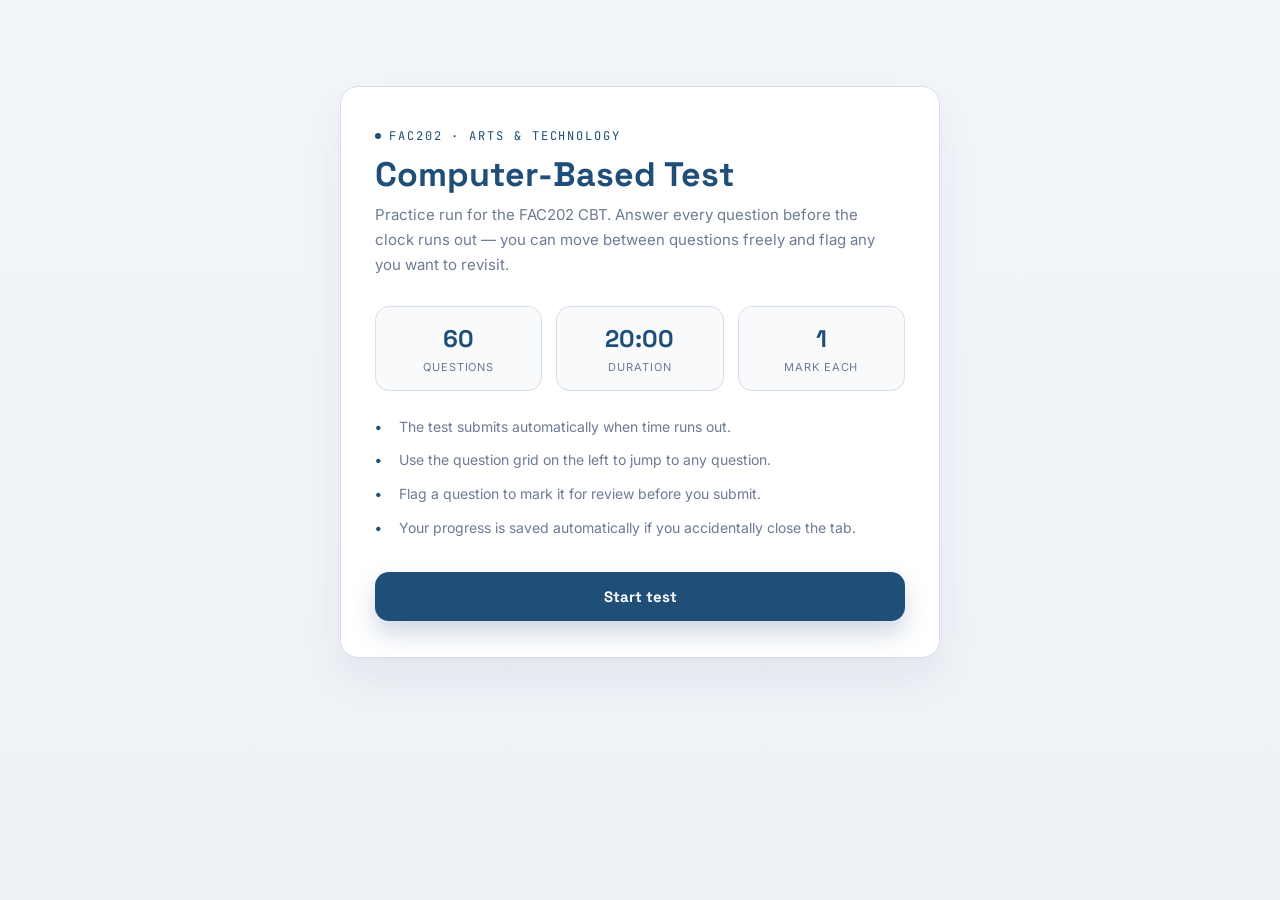
<file: fac.html>
<!doctype html>
<html lang="en">
<head>
<meta charset="utf-8">
<meta name="viewport" content="width=device-width, initial-scale=1">
<title>FAC202 · Arts & Technology CBT</title>
<link rel="preconnect" href="https://fonts.googleapis.com">
<link rel="preconnect" href="https://fonts.gstatic.com" crossorigin>
<link href="https://fonts.googleapis.com/css2?family=Space+Grotesk:wght@500;600;700&family=Inter:wght@400;500;600&family=JetBrains+Mono:wght@500;600&display=swap" rel="stylesheet">
<style>
:root{
  --bg: #eef2f7;
  --surface: #ffffff;
  --surface-soft: #f8fafc;
  --border: #d8dee7;
  --border-strong: #8b9db5;
  --accent: #1f4e79;
  --accent-soft: rgba(31,78,121,0.12);
  --accent-2: #406a9c;
  --text: #1f2a37;
  --text-dim: #6d7b93;
  --success: #2e8b57;
  --danger: #bf3f3f;
  --warning: #c07900;
  --radius: 18px;
  --mono: 'JetBrains Mono', monospace;
  --display: 'Space Grotesk', sans-serif;
  --body: 'Inter', sans-serif;
}

*{box-sizing:border-box;}
html,body{margin:0;padding:0;}
body{
  font-family: var(--body);
  background: linear-gradient(180deg, #f2f6fb 0%, #eef2f7 100%);
  color: var(--text);
  min-height: 100vh;
  display:flex;
  justify-content:center;
  align-items:flex-start;
  padding: 32px 16px;
}

.bg-glow, .bg-noise{display:none !important;}

section[hidden], .modal-overlay[hidden]{display:none !important;}

.app{width:100%; max-width:1020px;}

.screen{animation: fadeIn .35s ease;}
@keyframes fadeIn{from{opacity:0; transform:translateY(8px);} to{opacity:1; transform:translateY(0);}}

.eyebrow{
  font-family: var(--mono);
  font-size: 12px;
  letter-spacing: 0.16em;
  color: var(--accent);
  margin: 0 0 12px;
  text-transform: uppercase;
  display:inline-flex;
  align-items:center;
  gap:8px;
}
.eyebrow::before{content:''; width:6px; height:6px; border-radius:50%; background: var(--accent);}

h1{font-family: var(--display); font-size: 34px; font-weight:700; margin:0 0 10px; line-height:1.1; color: var(--accent);}
h2{font-family: var(--display); font-weight:600; color:#24324a; margin:0;}
.lede{color: var(--text-dim); line-height:1.65; margin:0 0 28px; font-size:15px; max-width:520px;}

.glass{
  background: var(--surface);
  border:1px solid var(--border);
  border-radius: var(--radius);
  box-shadow:0 20px 40px rgba(69,90,108,0.08);
}

.start-screen{display:flex; justify-content:center; padding-top:6vh;}
.start-card{padding:36px 34px; max-width:600px; width:100%;}

.meta-row{display:grid; grid-template-columns:repeat(3,1fr); gap:14px; margin-bottom:24px;}
.meta{background: var(--surface-soft); border:1px solid var(--border); border-radius:14px; padding:16px 12px; text-align:center;}
.meta-num{display:block; font-family: var(--display); font-size:24px; color: var(--accent); font-weight:700;}
.meta-label{display:block; font-size:11px; color: var(--text-dim); text-transform:uppercase; letter-spacing:0.08em; margin-top:6px;}

.rules{list-style:none; padding:0; margin:0 0 32px; display:flex; flex-direction:column; gap:10px;}
.rules li{position:relative; padding-left:24px; font-size:14px; color: var(--text-dim); line-height:1.7;}
.rules li::before{content:'•'; position:absolute; left:0; top:0; color: var(--accent); font-weight:700;}

button{font:inherit;}

.btn-primary{width:100%; background: var(--accent); color:#fff; border:none; font-family: var(--display); font-weight:700; font-size:15px; padding:15px 18px; border-radius:14px; cursor:pointer; transition: transform .15s ease, box-shadow .15s ease; box-shadow:0 12px 24px rgba(31,78,121,0.22);}
.btn-primary:hover{transform:translateY(-1px); box-shadow:0 18px 28px rgba(31,78,121,0.28);}
.btn-ghost{width:100%; background: transparent; border:1px solid var(--border); color: var(--text); font-weight:600; font-size:14px; padding:14px 18px; border-radius:14px; margin-top:12px; cursor:pointer; transition:border-color .15s ease,color .15s ease;}
.btn-ghost:hover{border-color: var(--accent); color: var(--accent);}

.test-header{display:flex; align-items:center; gap:18px; padding:20px 24px; margin-bottom:20px;}
.course-tag{font-family: var(--mono); font-size:12px; color: var(--accent); border:1px solid var(--border); padding:8px 12px; border-radius:10px; background: var(--surface-soft); white-space:nowrap; letter-spacing:0.04em;}
.progress-wrap{flex:1; height:10px; background: var(--surface-soft); border-radius:999px; overflow:hidden; position:relative;}
.progress-bar{height:100%; width:0%; background: var(--accent); box-shadow:0 0 16px rgba(31,78,121,0.18);}
.timer-ring-wrap{position:relative; width:60px; height:60px; flex-shrink:0;}
.timer-ring-wrap svg{transform:rotate(-90deg); width:60px; height:60px;}
.timer-ring-bg{fill:none; stroke: var(--surface-soft); stroke-width:6;}
.timer-ring-fg{fill:none; stroke: var(--accent); stroke-width:6; stroke-linecap:round; transition: stroke-dashoffset 1s linear, stroke .3s ease;}
.timer-text{position:absolute; inset:0; display:flex; align-items:center; justify-content:center; font-family: var(--mono); font-size:11px; font-weight:700; color: var(--accent);}
.timer-ring-wrap.low .timer-ring-fg{stroke: var(--danger);}
.timer-ring-wrap.low .timer-text{color: var(--danger); animation: pulseText 1s infinite;}
@keyframes pulseText{0%,100%{opacity:1;}50%{opacity:.5;}}

.test-body{display:grid; grid-template-columns:280px 1fr; gap:18px;}
.palette-panel{padding:22px; height:fit-content;}
.palette-legend{display:flex; flex-direction:column; gap:9px; margin-bottom:18px; font-size:12px; color: var(--text-dim);}
.palette-legend span{display:flex; align-items:center; gap:8px;}
.dot{width:10px; height:10px; border-radius:50%; display:inline-block;}
.dot-current{background: var(--accent);}
.dot-answered{background: var(--success);}
.dot-flagged{background: var(--warning);}
.dot-empty{background: var(--border); border:1px solid var(--border-strong);}

.palette-grid{display:grid; grid-template-columns: repeat(5, 1fr); gap:8px; margin-bottom:18px;}
.pnum{font-family: var(--mono); font-size:12px; aspect-ratio:1; display:flex; align-items:center; justify-content:center; background: var(--surface-soft); border:1px solid var(--border); border-radius:12px; color: var(--text-dim); cursor:pointer; transition:transform .12s ease,border-color .12s ease;}
.pnum:hover{transform:translateY(-1px); border-color:var(--accent);}
.pnum.answered{background:rgba(46,139,87,0.12); color:var(--success); border-color:transparent;}
.pnum.flagged{box-shadow: inset 0 0 0 2px var(--warning);}
.pnum.current{background:var(--accent); color:#fff; border-color:var(--accent); font-weight:700;}

.palette-actions{display:flex; flex-direction:column; gap:10px;}
.btn-flag{background:transparent; border:1px solid var(--border); color:var(--accent); padding:12px; border-radius:12px; font-weight:700; cursor:pointer; transition:border-color .15s ease,color .15s ease;}
.btn-flag.active{background:var(--accent-soft); border-color:var(--accent);}
.btn-submit{background:var(--accent); color:white; border:none; padding:14px; border-radius:12px; font-weight:700; cursor:pointer; transition:transform .15s ease;}
.btn-submit:hover{transform:translateY(-1px);}

.question-panel{padding:28px 32px; display:flex; flex-direction:column;}
.q-head{display:flex; justify-content:space-between; align-items:center; margin-bottom:16px;}
.q-head #qIndex{font-family:var(--mono); font-size:12.5px; color:var(--text-dim); letter-spacing:.04em;}
.q-status{font-family:var(--mono); font-size:11.5px; color:var(--warning); text-transform:uppercase; letter-spacing:.06em;}
#qText{font-size:20px; line-height:1.45; margin:0 0 24px; font-weight:600; color:#24324a;}
.options{display:flex; flex-direction:column; gap:12px; margin-bottom:22px;}
.opt{display:flex; align-items:flex-start; gap:14px; padding:16px 18px; border:1px solid var(--border); border-radius:14px; background:var(--surface-soft); cursor:pointer; transition:border-color .15s ease, background .15s ease, transform .1s ease;}
.opt:hover{border-color:var(--accent); transform:translateX(1px);}
.opt.selected{border-color:var(--accent); background:var(--accent-soft);}
.opt:focus-within{outline:2px solid rgba(31,78,121,0.18); outline-offset:2px;}
.opt input[type=radio]{position:absolute; opacity:0; width:1px; height:1px;}
.opt-radio{width:19px; height:19px; border-radius:50%; border:2px solid var(--border-strong); flex-shrink:0; margin-top:2px; position:relative; transition:border-color .15s ease;}
.opt.selected .opt-radio{border-color:var(--accent);}
.opt.selected .opt-radio::after{content:''; position:absolute; inset:4px; border-radius:50%; background:var(--accent);}
.opt-letter{font-family:var(--mono); font-size:11.5px; color:var(--text-dim); border:1px solid var(--border); border-radius:6px; padding:3px 8px; flex-shrink:0; margin-top:1px;}
.opt.selected .opt-letter{color:var(--accent); border-color:var(--accent);}
.opt-text{font-size:15px; line-height:1.6; padding-top:1px;}

.nav-row{display:flex; gap:10px; margin-top:auto;}
.btn-nav{flex:1; background: var(--surface-soft); border:1px solid var(--border); color:var(--text); padding:13px; border-radius:12px; font-weight:700; font-size:14px; cursor:pointer; transition:border-color .15s ease;}
.btn-nav:disabled{opacity:.4; cursor:not-allowed;}
.btn-nav:not(:disabled):hover{border-color:var(--accent);}
.btn-nav-primary{background:var(--accent); color:white; border-color:var(--accent);}

.results-head{padding:36px 30px; margin-bottom:20px; text-align:center; display:flex; flex-direction:column; align-items:center;}
.score-ring-wrap{position:relative; width:168px; height:168px; margin:12px 0 18px;}
.score-ring-wrap svg{transform:rotate(-90deg); width:168px; height:168px;}
.score-ring-bg{fill:none; stroke:var(--surface-soft); stroke-width:12;}
.score-ring-fg{fill:none; stroke:var(--accent); stroke-width:12; stroke-linecap:round; transition:stroke-dashoffset 1.2s cubic-bezier(.2,.8,.2,1), stroke .3s ease;}
.score-ring-center{position:absolute; inset:0; display:flex; flex-direction:column; align-items:center; justify-content:center;}
#scorePct{font-family:var(--mono); font-size:32px; font-weight:700; color:var(--accent);}
#scoreFrac{font-size:12px; color:var(--text-dim); margin-top:4px;}
.results-stats{display:flex; gap:14px; justify-content:center; margin:10px 0 22px;}
.rstat{background:var(--surface-soft); border:1px solid var(--border); border-radius:14px; padding:16px 22px; min-width:120px;}
.rstat-num{display:block; font-family:var(--mono); font-size:22px; font-weight:700;}
.rstat-correct{color:var(--success);}
.rstat-wrong{color:var(--danger);}
.rstat-skip{color:var(--text-dim);}
.rstat-label{font-size:11px; color:var(--text-dim); text-transform:uppercase; letter-spacing:.05em;}
.results-filters{display:flex; gap:10px; justify-content:center; margin-bottom:20px;}
.chip{background:var(--surface-soft); border:1px solid var(--border); color:var(--text-dim); padding:10px 18px; border-radius:999px; font-size:13px; font-weight:700; cursor:pointer; transition:all .15s ease;}
.chip-active{background:var(--accent); color:white; border-color:var(--accent);}
.results-head .btn-ghost{max-width:220px; margin-top:10px;}
.review-list{display:flex; flex-direction:column; gap:12px;}
.review-item{padding:18px 20px; border-left:3px solid var(--border); background:var(--surface-soft);}
.review-item.correct{border-left-color:var(--success);}
.review-item.wrong{border-left-color:var(--danger);}
.review-item.skip{border-left-color:var(--text-dim);}
.review-q{font-weight:700; margin-bottom:10px; font-size:15px; color:#24324a;}
.review-row{font-size:13px; color:var(--text-dim); margin-bottom:6px;}
.review-explain{margin-top:10px; font-size:13px; color:var(--text-dim); font-style:italic;}

@media (max-width: 720px){
  .test-body{grid-template-columns:1fr;}
  .palette-panel{order:2;}
  .question-panel{order:1; padding:22px 20px;}
  .palette-grid{grid-template-columns:repeat(8,1fr);}
  h1{font-size:30px;}
  .start-card{padding:26px 22px;}
  .test-header{flex-direction:column; align-items:flex-start; padding:16px 18px;}
}

@media (prefers-reduced-motion: reduce){*{animation:none!important; transition:none!important;}}
</style>
</head>
<body>

<div class="bg-glow"><span></span><span></span><span></span></div>
<div class="bg-noise"></div>

<div class="app" id="app">

  <!-- START SCREEN -->
  <section class="screen start-screen" id="startScreen">
    <div class="start-card glass">
      <p class="eyebrow">FAC202 &middot; ARTS &amp; TECHNOLOGY</p>
      <h1>Computer-Based Test</h1>
      <p class="lede">Practice run for the FAC202 CBT. Answer every question before the clock runs out — you can move between questions freely and flag any you want to revisit.</p>

      <div class="meta-row">
        <div class="meta"><span class="meta-num" id="metaCount">60</span><span class="meta-label">Questions</span></div>
        <div class="meta"><span class="meta-num" id="metaTime">20:00</span><span class="meta-label">Duration</span></div>
        <div class="meta"><span class="meta-num">1</span><span class="meta-label">Mark each</span></div>
      </div>

      <ul class="rules">
        <li>The test submits automatically when time runs out.</li>
        <li>Use the question grid on the left to jump to any question.</li>
        <li>Flag a question to mark it for review before you submit.</li>
        <li>Your progress is saved automatically if you accidentally close the tab.</li>
      </ul>

      <button class="btn-primary" id="startBtn">Start test</button>
      <button class="btn-ghost" id="resumeBtn" hidden>Resume saved attempt</button>
    </div>
  </section>

  <!-- TEST SCREEN -->
  <section class="screen test-screen" id="testScreen" hidden>
    <header class="test-header glass">
      <div class="course-tag">FAC202</div>
      <div class="progress-wrap">
        <div class="progress-bar" id="progressBar"></div>
      </div>
      <div class="timer-ring-wrap" id="timerRingWrap">
        <svg viewBox="0 0 60 60">
          <circle class="timer-ring-bg" cx="30" cy="30" r="26"></circle>
          <circle class="timer-ring-fg" id="timerRingFg" cx="30" cy="30" r="26"></circle>
        </svg>
        <div class="timer-text" id="timer">20:00</div>
      </div>
    </header>

    <div class="test-body">
      <aside class="palette-panel glass">
        <div class="palette-legend">
          <span><i class="dot dot-current"></i>Current</span>
          <span><i class="dot dot-answered"></i>Answered</span>
          <span><i class="dot dot-flagged"></i>Flagged</span>
          <span><i class="dot dot-empty"></i>Unseen</span>
        </div>
        <div class="palette-grid" id="palette"></div>
        <div class="palette-actions">
          <button class="btn-flag" id="flagBtn">Flag this question</button>
          <button class="btn-submit" id="submitBtn">Submit test</button>
        </div>
      </aside>

      <main class="question-panel glass">
        <div class="q-head">
          <span id="qIndex">Question 1 of 60</span>
          <span class="q-status" id="qStatus"></span>
        </div>
        <h2 id="qText">Loading question…</h2>
        <div class="options" id="opts"></div>
        <div class="nav-row">
          <button class="btn-nav" id="prevBtn">&larr; Prev</button>
          <button class="btn-nav" id="clearBtn">Clear answer</button>
          <button class="btn-nav btn-nav-primary" id="nextBtn">Next &rarr;</button>
        </div>
      </main>
    </div>
  </section>

  <!-- RESULTS SCREEN -->
  <section class="screen results-screen" id="resultsScreen" hidden>
    <div class="results-head glass">
      <p class="eyebrow">RESULT</p>
      <h1>Test complete</h1>
      <div class="score-ring-wrap">
        <svg viewBox="0 0 168 168">
          <circle class="score-ring-bg" cx="84" cy="84" r="72"></circle>
          <circle class="score-ring-fg" id="scoreRingFg" cx="84" cy="84" r="72"></circle>
        </svg>
        <div class="score-ring-center">
          <span id="scorePct">0%</span>
          <span id="scoreFrac">0 / 60</span>
        </div>
      </div>
      <div class="results-stats">
        <div class="rstat"><span class="rstat-num rstat-correct" id="statCorrect">0</span><span class="rstat-label">Correct</span></div>
        <div class="rstat"><span class="rstat-num rstat-wrong" id="statWrong">0</span><span class="rstat-label">Incorrect</span></div>
        <div class="rstat"><span class="rstat-num rstat-skip" id="statSkip">0</span><span class="rstat-label">Unanswered</span></div>
      </div>
      <div class="results-filters">
        <button class="chip chip-active" data-filter="all">All</button>
        <button class="chip" data-filter="wrong">Missed</button>
        <button class="chip" data-filter="flagged">Flagged</button>
      </div>
      <button class="btn-ghost" id="retryBtn">Retry test</button>
    </div>
    <div class="review-list" id="reviewList"></div>
  </section>

</div>

<script>
/* ==========================================================
   FAC202 CBT — Engine
   Replace the QUESTIONS array below with your real FAC202
   questions. Keep the same shape for each item:
   { q: "question text", o: ["A","B","C","D"], a: 1, e: "explanation" }
   "a" is the zero-based index of the correct option in "o".
========================================================== */

const CONFIG = {
  course: "FAC202",
  durationSeconds: 20 * 60,
  storageKey: "fac202_cbt_attempt_v1"
};

/* Sample questions derived from the FAC202 lecture notes PDF */
const QUESTIONS = [
  { q: "Technology is best defined as the practical application of which of the following?", o: ["Art", "Science", "History", "Literature"], a: 1, e: "Technology is the application of scientific knowledge to achieve goals and solve problems." },
  { q: "Which item is NOT typically considered a form of art?", o: ["Painting", "Sculpture", "Dance", "Spreadsheet"], a: 3, e: "Spreadsheets are tools for organizing data, not a traditional form of artistic expression." },
  { q: "Digital art is commonly created using tools such as Photoshop, Illustrator, or Blender and is often stored as which file type?", o: ["JPEG", "DOCX", "CSV", "TXT"], a: 0, e: "Digital art is often stored in image formats like JPEG, PNG, GIF, or MP4 for visual and animated works." },
  { q: "What does Augmented Reality (AR) do?", o: ["Replaces the real world", "Overlays digital content onto the real world", "Creates a fully virtual world", "Only uses audio"], a: 1, e: "AR overlays digital content, such as images or information, on top of the physical world in real time." },
  { q: "Which of these is a characteristic of Virtual Reality (VR)?", o: ["Real-world overlays", "Immersion in a digital environment", "Text-only display", "No hardware needed"], a: 1, e: "VR creates an immersive experience where the user feels present within a computer-generated environment, usually using a headset." },
  { q: "Artificial Intelligence (AI) is a branch of computer science focused on systems that can do tasks requiring what?", o: ["Human emotions", "Human intelligence", "Only arithmetic", "Physical strength"], a: 1, e: "AI focuses on tasks requiring human intelligence, such as learning, reasoning, problem-solving, language understanding, and pattern recognition." },
  { q: "According to the lecture notes, what does art do to technology?", o: ["Makes it more complex", "Humanizes it", "Limits its use", "Removes culture"], a: 1, e: "The notes explain that art humanizes technology, making it more accessible, meaningful, and reflective of culture." },
  { q: "Which example is mentioned as a new form enabled by digital art?", o: ["Stone carving", "Interactive installations", "Classical music", "Engraving"], a: 1, e: "The lecture notes mention interactive installations as one of the new forms made possible by digital and technology-driven art." },
  { q: "The printing press is cited as an example of technology that did what to art?", o: ["Made it less available", "Revolutionized art dissemination", "Replaced all artists", "Blocked access"], a: 1, e: "The printing press revolutionized the dissemination of art and made it more accessible to a wider audience." },
  { q: "What drives technology according to the lecture notes?", o: ["Fashion trends", "Problem-solving", "Myth", "Poetry"], a: 1, e: "Technology is often driven by the need to solve human problems and improve efficiency, communication, or safety." },
  { q: "What is the broad definition of arts in the lecture notes?", o: ["A type of science", "Human expression through creative skill", "A business process", "A form of agriculture"], a: 1, e: "Arts refers to human expression through creative skill and imagination, often to evoke emotions or communicate ideas." },
  { q: "Which of the following is an example of performing arts?", o: ["Painting", "Theatre", "Sculpture", "Photography"], a: 1, e: "Theatre is a form of performing art, involving live performance and expression." },
  { q: "The lecture notes say technology includes tools, techniques, and which of the following?", o: ["Stories", "Processes", "Recipes", "Paintings"], a: 1, e: "Technology includes tools, techniques, and processes used to achieve practical results." },
  { q: "Which of these is a characteristic of digital art?", o: ["Exists only as a physical object", "Can be interactive or animated", "Cannot be reproduced", "Is always handwritten"], a: 1, e: "Digital art can be interactive or animated and exists in digital form." },
  { q: "What role does AI play in new media art?", o: ["Creates physical paintings", "Generates visuals and audio", "Eliminates all artists", "Only prints text"], a: 1, e: "AI generates visuals, sounds, or interactive experiences based on data input or learned styles." },
  { q: "Which device is commonly used for VR experiences?", o: ["Smartphone camera", "VR headset", "Typewriter", "Calculator"], a: 1, e: "VR headsets create immersive virtual environments for users to experience." },
  { q: "What do AR apps typically use to display content?", o: ["Headphones", "Phone cameras", "Ink pens", "DVD players"], a: 1, e: "AR apps often use phone cameras to overlay digital content on the real world." },
  { q: "Which of the following is a common platform for showing digital art?", o: ["Online galleries", "Market stalls", "Forest trails", "Bakery windows"], a: 0, e: "Digital art is often displayed and shared via online galleries and platforms." },
  { q: "Which statement matches the lecture notes about technology and culture?", o: ["Technology has no cultural impact", "Technology influences culture and values", "Culture is unrelated to technology", "Technology always destroys culture"], a: 1, e: "Technology shapes daily life and influences culture and values." },
  { q: "What is one benefit of the convergence of art and technology?", o: ["Promotes innovation", "Removes creativity", "Blocks learning", "Limits access"], a: 0, e: "The convergence of art and technology promotes innovation, creativity, and access to art." },
  { q: "Which of these is NOT typically listed as a form of digital art?", o: ["GIF art", "Generative art", "NFT art", "Stone masonry"], a: 3, e: "Stone masonry is a traditional physical art form, not a digital art form." },
  { q: "Which term refers to the use of scientific knowledge to solve practical problems?", o: ["Philosophy", "Technology", "Literature", "History"], a: 1, e: "Technology is the practical application of science to solve problems and meet needs." },
  { q: "Which of these is a key characteristic of virtual reality?", o: ["2D images only", "No interactivity", "Immersion", "No electronics"], a: 2, e: "Immersion is a key characteristic of virtual reality experiences." },
  { q: "Which application of VR is mentioned in the notes?", o: ["Cooking soup", "Medical training", "Sleeping", "Gardening"], a: 1, e: "VR is used in education and training, including medical procedure simulations." },
  { q: "Which statement best describes AR?", o: ["AR replaces reality entirely", "AR enhances the real world", "AR only works in the dark", "AR cannot use sound"], a: 1, e: "AR enhances the real world by overlaying digital elements on top of it." },
  { q: "AI tools like ChatGPT or DALL·E are examples of what?", o: ["Generative tools", "Historical texts", "Physical machines", "Handwritten notes"], a: 0, e: "AI tools like ChatGPT and DALL·E are generative systems used to co-create text, images, or music." },
  { q: "The lecture notes say the term technology originally referred to what?", o: ["Applied arts", "Cooking", "Mathematics", "Sports"], a: 0, e: "The term technology originally referred to applied arts before broadening in meaning." },
  { q: "Which of these is an example of a digital media format?", o: ["MP4", "Oil paint", "Granite", "Chalk"], a: 0, e: "MP4 is a digital format used for video, animation, and sound-based art." },
  { q: "What kind of experience does VR create?", o: ["A physical sculpture", "A sense of presence inside a digital world", "A paper book", "A song"], a: 1, e: "VR creates a sense of presence inside a computer-generated digital world." },
  { q: "Which of the following best describes the link between art and technology?", o: ["Symbiotic relationship", "Totally separate", "Always opposed", "Never overlapping"], a: 0, e: "Art and technology have a symbiotic relationship, each influencing and shaping the other." },
  { q: "Which of these is an example of technology empowering artists?", o: ["Digital painting", "Stone tablets", "Handwritten letters", "Clay pots"], a: 0, e: "Digital painting uses technology to expand creative tools and mediums for artists." },
  { q: "What does the lecture note say about the need for technology?", o: ["It is driven by problem-solving", "It is driven by myth", "It is driven by superstition", "It is driven by sleep"], a: 0, e: "Technology is driven by the need to solve practical problems and improve human life." },
  { q: "Which of the following is NOT a typical digital art tool?", o: ["Procreate", "Photoshop", "Blender", "Chisel"], a: 3, e: "A chisel is used in traditional sculpture, not digital art creation." },
  { q: "Which element is part of digital art according to the notes?", o: ["Interactivity", "Only static canvas", "Purely text", "No sharing"], a: 0, e: "Digital art can be interactive, animated, and easily shared online." },
  { q: "How does the lecture describe the relationship between art and technology?", o: ["Art humanizes technology", "Art blocks technology", "Technology eliminates all art", "Art is unrelated"], a: 0, e: "The lecture notes explain that art humanizes technology and makes it more meaningful." },
  { q: "Which form of art is directly associated with technology exploration?", o: ["VR experiences", "Cave painting", "Stone carving", "Live orchestra"], a: 0, e: "VR experiences are a modern form of art that explores the capabilities of technology." },
  { q: "Which of these is a characteristic of AR?", o: ["Real-time interaction", "Static posters", "Only black and white", "No user input"], a: 0, e: "AR supports real-time interaction by blending virtual elements with the physical environment." },
  { q: "Which technology-related field studies ethical guidelines for biology and inventions?", o: ["Bioethics", "Meteorology", "Economics", "Architecture"], a: 0, e: "Bioethics examines ethical guidelines for biological research, inventions, and their applications." },
  { q: "What does ecosophy champion?", o: ["Environmental care", "Fast fashion", "Loud music", "Video games"], a: 0, e: "Ecosophy is ecological philosophy that champions environmental protection and the green movement." },
  { q: "Which of these is an example of an AR application?", o: ["Virtual try-on for makeup", "Stone carving workshop", "Pen and paper drawing", "Manual typewriting"], a: 0, e: "AR applications include virtual try-ons that overlay digital items on live camera views." },
  { q: "What can AI do in a creative installation?", o: ["React to audience participation", "Stay completely static", "Only print paper", "Play no sound"], a: 0, e: "AI can enable installations that respond intelligently to audience interaction." },
  { q: "Which of these is a digital art example mentioned in the notes?", o: ["3D modeling", "Stone carving", "Calligraphy", "Oil painting"], a: 0, e: "3D modeling is a digital art technique enabled by technology." },
  { q: "What type of art is created or presented using digital technology?", o: ["Digital art", "Classical art", "Cave art", "Traditional pottery"], a: 0, e: "Digital art is created or presented with digital technology, such as software or computers." },
  { q: "Which of these is NOT an AI function mentioned in the notes?", o: ["Learning", "Pattern recognition", "Problem-solving", "Baking bread"], a: 3, e: "AI in the notes performs learning, reasoning, and pattern recognition, not tasks like baking bread." },
  { q: "What does the digital art characteristic of reproducibility mean?", o: ["It can be easily copied and shared", "It cannot be reproduced", "It only exists once", "It is always physical"], a: 0, e: "Digital art is often easily reproducible and shareable in digital formats." },
  { q: "Which example shows how technology influences art consumption?", o: ["Online platforms", "Cave galleries", "Stone ages", "Hand-delivery only"], a: 0, e: "Online platforms have changed how people consume and access art." },
  { q: "Which technology is often used for immersive gaming and art?", o: ["VR", "Chalkboards", "Typewriters", "Stone tablets"], a: 0, e: "VR is used for immersive gaming, art, and virtual experiences." },
  { q: "What is technology described as in the lecture notes?", o: ["A means to an end", "A goal without purpose", "Purely entertainment", "Only for artists"], a: 0, e: "Technology is described as a means to achieve ends such as solving problems and improving life." },
  { q: "Digital art can exist in which of these formats?", o: ["MP4", "Clay", "Marble", "Wood"], a: 0, e: "MP4 is a digital format for video and motion-based art." },
  { q: "How does the lecture say art interacts with technology?", o: ["It inspires technological development", "It stops technology from growing", "It is irrelevant to technology", "It replaces technology"], a: 0, e: "Art inspires technological development and pushes boundaries in how technology evolves." },
  { q: "Which of these is NOT a benefit of combining art and technology?", o: ["Fostering creativity", "Promoting innovation", "Extending reach of art", "Destroying communication"], a: 3, e: "Combining art and technology promotes creativity and innovation, not destruction of communication." },
  { q: "Which of these is a digital art tool mentioned in the notes?", o: ["Procreate", "Chisel", "Whetstone", "Clay"], a: 0, e: "Procreate is a digital tool commonly used for creating digital paintings and illustrations." },
  { q: "Which of these is a component of technology?", o: ["Systems", "Myths", "Fairytales", "Poems"], a: 0, e: "Technology includes systems, tools, and methods for practical use." },
  { q: "What does AR add to the real environment?", o: ["Digital content", "Physical weight", "Odd smells", "Historical facts only"], a: 0, e: "AR adds digital content like images or information to the real-world environment." },
  { q: "Which of the following is a characteristic of technological evolution?", o: ["Evolving definition", "Stays the same forever", "Never changes", "Remains only physical"], a: 0, e: "Technology's meaning has evolved over time to include a broader range of tools and systems." },
  { q: "What does bioethics examine?", o: ["Ethical use of biological inventions", "Only art theory", "Weather patterns", "Sports rules"], a: 0, e: "Bioethics examines ethical questions around biology, inventions, and their applications." },
  { q: "Which of these is part of environmental ethics?", o: ["Protecting nature", "Writing novels", "Mixing paints", "Playing music"], a: 0, e: "Environmental ethics focuses on protecting nature and supporting life through responsible actions." },
  { q: "Which statement about digital art is true?", o: ["It can be animated", "It is always a physical object", "It never uses computers", "It cannot be shared"], a: 0, e: "Digital art can be animated and is typically created or displayed using computers." },
  { q: "What is one way art influences technology?", o: ["It creates new demands and directions", "It stops all inventions", "It lowers technology quality", "It refuses innovation"], a: 0, e: "Art influences technology by creating new demands, inspiring innovation, and shaping development." },
  { q: "Which of these is a real application of AI mentioned in the notes?", o: ["Creative collaboration", "Manual stone shaping", "Tree planting", "Hand sewing"], a: 0, e: "AI supports creative collaboration by generating text, images, and music with artists." }
];

/* ---------------- state ---------------- */
let current = 0;
let answers = {};
let flagged = {};
let order = [];
let secondsLeft = CONFIG.durationSeconds;
let timerHandle = null;
let submitted = false;
let activeFilter = "all";

/* ---------------- elements ---------------- */
const el = (id) => document.getElementById(id);
const startScreen = el("startScreen");
const testScreen = el("testScreen");
const resultsScreen = el("resultsScreen");

const startBtn = el("startBtn");
const resumeBtn = el("resumeBtn");
const metaCount = el("metaCount");
const metaTime = el("metaTime");

const timerEl = el("timer");
const timerRingWrap = el("timerRingWrap");
const timerRingFg = el("timerRingFg");
const TIMER_R = 26;
const TIMER_CIRC = 2 * Math.PI * TIMER_R;
timerRingFg.style.strokeDasharray = `${TIMER_CIRC}`;

const progressBar = el("progressBar");
const paletteEl = el("palette");
const flagBtn = el("flagBtn");
const submitBtn = el("submitBtn");

const qIndexEl = el("qIndex");
const qStatusEl = el("qStatus");
const qTextEl = el("qText");
const optsEl = el("opts");
const prevBtn = el("prevBtn");
const nextBtn = el("nextBtn");
const clearBtn = el("clearBtn");

const scorePct = el("scorePct");
const scoreFrac = el("scoreFrac");
const scoreRingFg = el("scoreRingFg");
const SCORE_R = 72;
const SCORE_CIRC = 2 * Math.PI * SCORE_R;
scoreRingFg.style.strokeDasharray = `${SCORE_CIRC}`;
scoreRingFg.style.strokeDashoffset = `${SCORE_CIRC}`;

const statCorrect = el("statCorrect");
const statWrong = el("statWrong");
const statSkip = el("statSkip");
const reviewList = el("reviewList");
const retryBtn = el("retryBtn");

/* ---------------- init screen labels ---------------- */
metaCount.textContent = QUESTIONS.length;
metaTime.textContent = formatTime(CONFIG.durationSeconds);

/* ---------------- resume check ---------------- */
(function checkSavedAttempt() {
  const saved = loadState();
  if (saved && !saved.submitted) resumeBtn.hidden = false;
})();

startBtn.addEventListener("click", () => {
  clearState();
  current = 0; answers = {}; flagged = {}; secondsLeft = CONFIG.durationSeconds; submitted = false;
  shuffleQuestions();
  beginTest();
});

resumeBtn.addEventListener("click", () => {
  const saved = loadState();
  if (!saved) return beginTest();
  current = saved.current || 0;
  answers = saved.answers || {};
  flagged = saved.flagged || {};
  secondsLeft = typeof saved.secondsLeft === "number" ? saved.secondsLeft : CONFIG.durationSeconds;
  order = Array.isArray(saved.order) && saved.order.length === QUESTIONS.length ? saved.order : [];
  beginTest();
});

function shuffleQuestions() {
  order = QUESTIONS.map((_, i) => i);
  for (let i = order.length - 1; i > 0; i--) {
    const j = Math.floor(Math.random() * (i + 1));
    [order[i], order[j]] = [order[j], order[i]];
  }
}

function beginTest() {
  if (order.length !== QUESTIONS.length) shuffleQuestions();
  startScreen.hidden = true;
  testScreen.hidden = false;
  buildPalette();
  renderQuestion();
  startTimer();
}

/* ---------------- timer ---------------- */
function startTimer() {
  clearInterval(timerHandle);
  tick();
  timerHandle = setInterval(tick, 1000);
}

function tick() {
  timerEl.textContent = formatTime(secondsLeft);
  const low = secondsLeft <= 60;
  timerRingWrap.classList.toggle("low", low);
  const fraction = secondsLeft / CONFIG.durationSeconds;
  timerRingFg.style.strokeDashoffset = `${TIMER_CIRC * (1 - fraction)}`;
  if (secondsLeft <= 0) {
    clearInterval(timerHandle);
    finishTest();
    return;
  }
  secondsLeft--;
  saveState();
}

function formatTime(total) {
  const m = Math.floor(total / 60);
  const s = total % 60;
  return `${String(m).padStart(2, "0")}:${String(s).padStart(2, "0")}`;
}

/* ---------------- rendering ---------------- */
function renderQuestion() {
  const q = QUESTIONS[order[current]];
  qIndexEl.textContent = `Question ${current + 1} of ${QUESTIONS.length}`;
  qStatusEl.textContent = flagged[current] ? "Flagged" : "";
  qTextEl.textContent = q.q;

  optsEl.innerHTML = "";
  q.o.forEach((text, n) => {
    const selected = answers[current] === n;
    const row = document.createElement("label");
    row.className = "opt" + (selected ? " selected" : "");
    row.innerHTML = `
      <input type="radio" name="opt" ${selected ? "checked" : ""}>
      <span class="opt-radio"></span>
      <span class="opt-letter">${String.fromCharCode(65 + n)}</span>
      <span class="opt-text"></span>
    `;
    row.querySelector(".opt-text").textContent = text;
    row.addEventListener("click", () => selectOption(n));
    optsEl.appendChild(row);
  });

  flagBtn.classList.toggle("active", !!flagged[current]);
  flagBtn.textContent = flagged[current] ? "Unflag this question" : "Flag this question";
  prevBtn.disabled = current === 0;
  nextBtn.textContent = current === QUESTIONS.length - 1 ? "Review & submit" : "Next →";

  updatePalette();
  updateProgress();
}

function selectOption(n) {
  answers[current] = n;
  renderQuestion();
  saveState();
}

function updateProgress() {
  const answeredCount = Object.keys(answers).length;
  progressBar.style.width = `${(answeredCount / QUESTIONS.length) * 100}%`;
}

/* ---------------- palette ---------------- */
function buildPalette() {
  paletteEl.innerHTML = "";
  QUESTIONS.forEach((_, n) => {
    const btn = document.createElement("div");
    btn.className = "pnum";
    btn.textContent = n + 1;
    btn.addEventListener("click", () => {
      current = n;
      renderQuestion();
    });
    paletteEl.appendChild(btn);
  });
  updatePalette();
}

function updatePalette() {
  Array.from(paletteEl.children).forEach((btn, n) => {
    btn.classList.toggle("current", n === current);
    btn.classList.toggle("answered", answers[n] !== undefined);
    btn.classList.toggle("flagged", !!flagged[n]);
  });
}

/* ---------------- nav buttons ---------------- */
prevBtn.addEventListener("click", () => {
  if (current > 0) { current--; renderQuestion(); }
});

nextBtn.addEventListener("click", () => {
  if (current < QUESTIONS.length - 1) { current++; renderQuestion(); }
  else finishTest();
});

clearBtn.addEventListener("click", () => {
  delete answers[current];
  renderQuestion();
  saveState();
});

flagBtn.addEventListener("click", () => {
  if (flagged[current]) delete flagged[current];
  else flagged[current] = true;
  renderQuestion();
  saveState();
});

/* keyboard shortcuts */
document.addEventListener("keydown", (e) => {
  if (testScreen.hidden) return;
  if (e.key === "ArrowRight") nextBtn.click();
  if (e.key === "ArrowLeft") prevBtn.click();
  const num = parseInt(e.key, 10);
  if (!isNaN(num) && num >= 1 && num <= QUESTIONS[order[current]].o.length) selectOption(num - 1);
  if (/^[A-D]$/i.test(e.key)) {
    const letter = e.key.toUpperCase().charCodeAt(0) - 65;
    if (letter < QUESTIONS[order[current]].o.length) selectOption(letter);
  }
});

/* ---------------- submit flow ---------------- */
submitBtn.addEventListener("click", finishTest);

function finishTest() {
  submitted = true;
  clearInterval(timerHandle);
  saveState();
  renderResults();
  testScreen.hidden = true;
  resultsScreen.hidden = false;
}

/* ---------------- results ---------------- */
function renderResults() {
  let correct = 0, wrong = 0, skip = 0;
  order.forEach((qIndex, n) => {
    const q = QUESTIONS[qIndex];
    if (answers[n] === undefined) skip++;
    else if (answers[n] === q.a) correct++;
    else wrong++;
  });

  const pct = Math.round((correct / QUESTIONS.length) * 100);
  scorePct.textContent = `${pct}%`;
  scoreFrac.textContent = `${correct} / ${QUESTIONS.length}`;
  statCorrect.textContent = correct;
  statWrong.textContent = wrong;
  statSkip.textContent = skip;

  const ringColor = pct >= 70 ? "var(--success)" : pct >= 40 ? "var(--warning)" : "var(--danger)";
  scoreRingFg.style.stroke = ringColor;
  requestAnimationFrame(() => {
    scoreRingFg.style.strokeDashoffset = `${SCORE_CIRC * (1 - pct / 100)}`;
  });

  renderReviewList();
}

function renderReviewList() {
  reviewList.innerHTML = "";
  order.forEach((qIndex, n) => {
    const q = QUESTIONS[qIndex];
    const userAns = answers[n];
    const state = userAns === undefined ? "skip" : (userAns === q.a ? "correct" : "wrong");

    if (activeFilter === "wrong" && state !== "wrong" && state !== "skip") return;
    if (activeFilter === "flagged" && !flagged[n]) return;

    const item = document.createElement("div");
    item.className = `review-item glass ${state}`;
    item.innerHTML = `
      <div class="review-q">${n + 1}. ${escapeHtml(q.q)}</div>
      <div class="review-row">Your answer: <b>${userAns !== undefined ? escapeHtml(q.o[userAns]) : "— not answered —"}</b></div>
      <div class="review-row">Correct answer: <b>${escapeHtml(q.o[q.a])}</b></div>
      <div class="review-explain">${escapeHtml(q.e)}</div>
    `;
    reviewList.appendChild(item);
  });

  if (!reviewList.children.length) {
    reviewList.innerHTML = `<div class="review-item glass"><div class="review-q">Nothing to show for this filter.</div></div>`;
  }
}

document.querySelectorAll(".chip").forEach((chip) => {
  chip.addEventListener("click", () => {
    document.querySelectorAll(".chip").forEach((c) => c.classList.remove("chip-active"));
    chip.classList.add("chip-active");
    activeFilter = chip.dataset.filter;
    renderReviewList();
  });
});

retryBtn.addEventListener("click", () => {
  clearState();
  current = 0; answers = {}; flagged = {}; secondsLeft = CONFIG.durationSeconds; submitted = false; activeFilter = "all";
  resultsScreen.hidden = true;
  startScreen.hidden = false;
  resumeBtn.hidden = true;
});

/* ---------------- persistence ---------------- */
function saveState() {
  const state = { current, answers, flagged, secondsLeft, submitted, order };
  try { localStorage.setItem(CONFIG.storageKey, JSON.stringify(state)); } catch (e) {}
}

function loadState() {
  try {
    const raw = localStorage.getItem(CONFIG.storageKey);
    return raw ? JSON.parse(raw) : null;
  } catch (e) { return null; }
}

function clearState() {
  try { localStorage.removeItem(CONFIG.storageKey); } catch (e) {}
}

function escapeHtml(str) {
  const div = document.createElement("div");
  div.textContent = str;
  return div.innerHTML;
}
</script>
</body>
</html>
</file>
